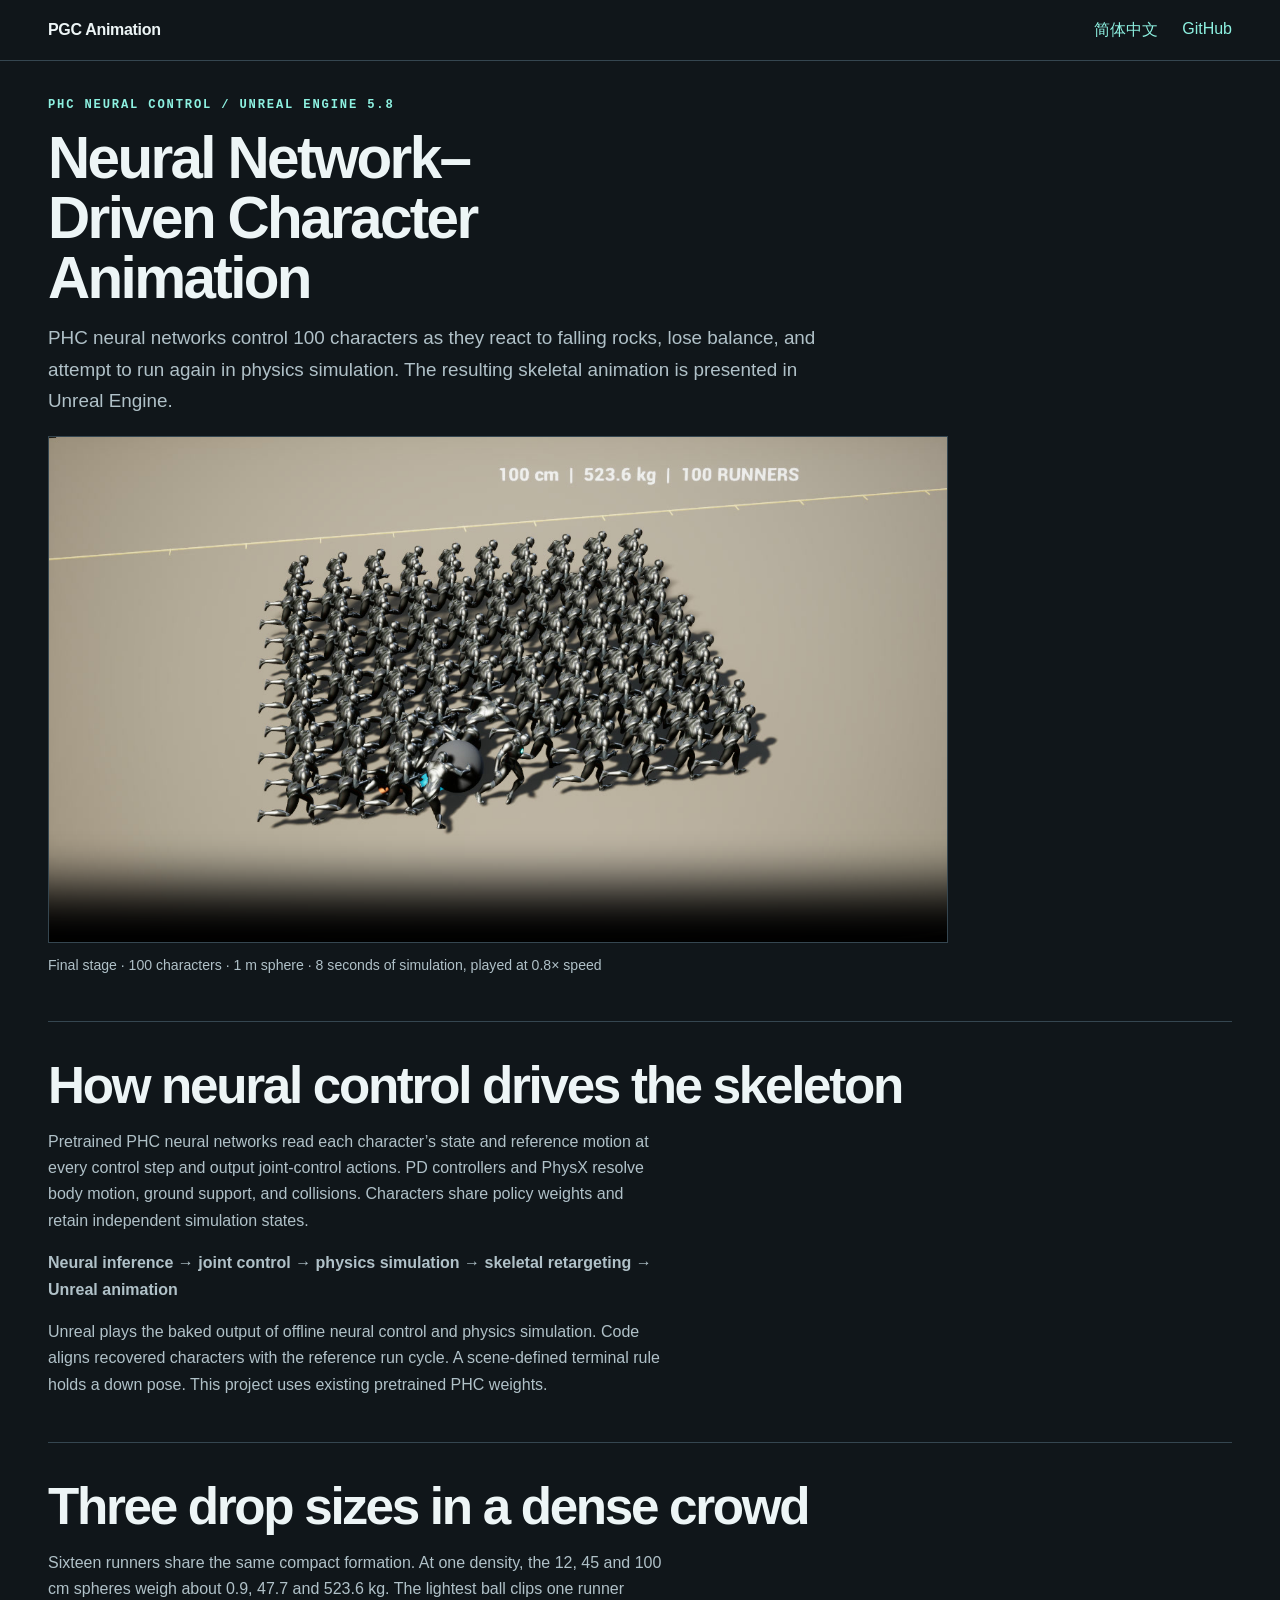
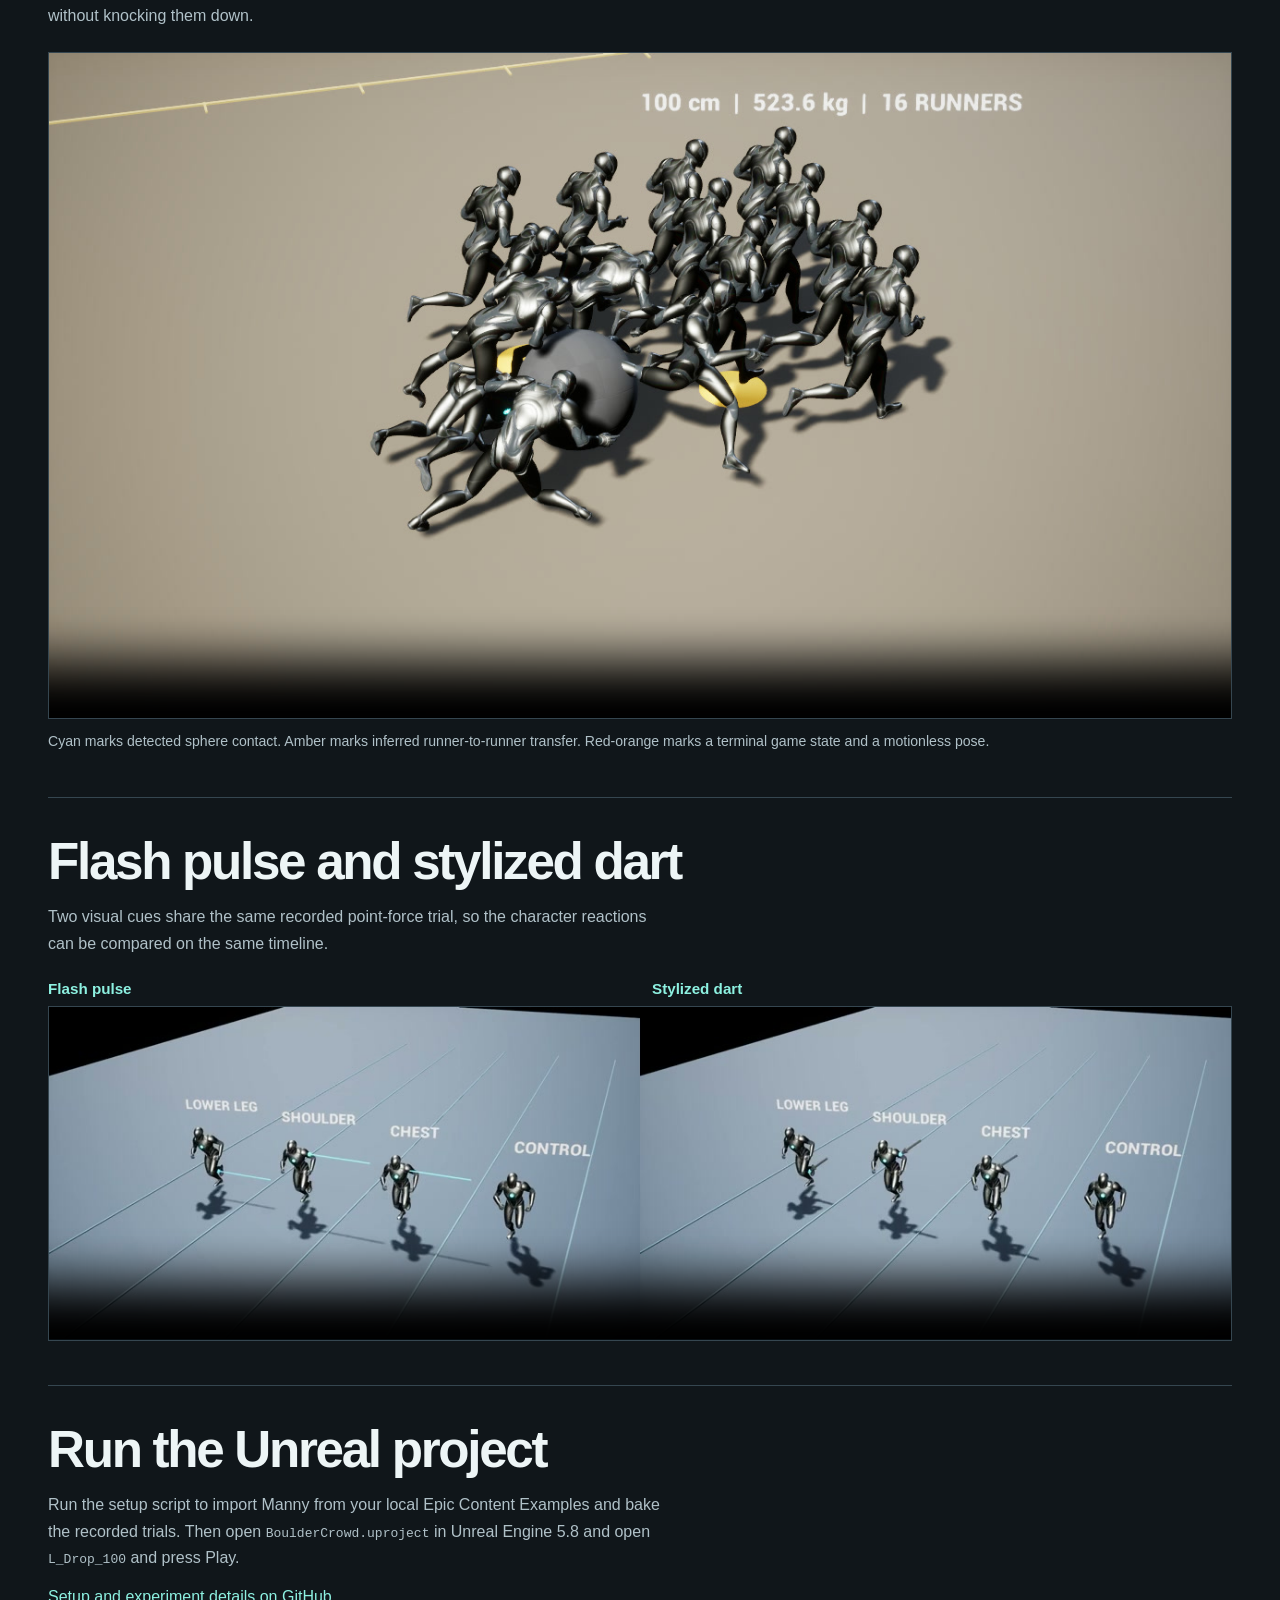
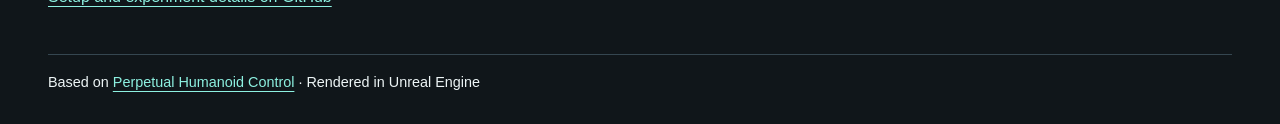
<file: docs/index.html>
<!doctype html>
<html lang="en">
<head>
  <meta charset="utf-8">
  <meta name="viewport" content="width=device-width, initial-scale=1">
  <meta name="description" content="PHC neural networks control 100 characters as they react to falling rocks, lose balance, and attempt to run again in physics simulation. The resulting skeletal animation is presented in Unreal Engine.">
  <link rel="alternate" hreflang="zh-CN" href="zh/">
  <link rel="icon" href="media/scale.jpg">
  <link rel="stylesheet" href="style.css">
  <title>Neural Network–Driven Character Animation</title>
</head>
<body>
  <header><div class="shell header-row">
    <a class="brand" href="./">PGC Animation</a>
    <nav aria-label="Site"><a lang="zh-CN" href="zh/">简体中文</a><a href="https://github.com/XiuyuYang/physics-guided-character-animation">GitHub</a></nav>
  </div></header>
  <main>
    <section class="hero shell" aria-labelledby="title">
      <p class="eyebrow">PHC Neural Control / Unreal Engine 5.8</p>
      <h1 id="title">Neural Network–Driven Character Animation</h1>
      <p class="lede">PHC neural networks control 100 characters as they react to falling rocks, lose balance, and attempt to run again in physics simulation. The resulting skeletal animation is presented in Unreal Engine.</p>
      <figure id="scale">
        <video controls playsinline preload="metadata" width="1280" height="720" src="media/scale.mp4" poster="media/scale.jpg" aria-label="Final stage · 100 characters · 1 m sphere · 8 seconds of simulation, played at 0.8× speed"></video>
        <figcaption>Final stage · 100 characters · 1 m sphere · 8 seconds of simulation, played at 0.8× speed</figcaption>
      </figure>
    </section>
    <section class="shell detail" aria-labelledby="neural">
      <h2 id="neural">How neural control drives the skeleton</h2>
      <p>Pretrained PHC neural networks read each character’s state and reference motion at every control step and output joint-control actions. PD controllers and PhysX resolve body motion, ground support, and collisions. Characters share policy weights and retain independent simulation states.</p>
      <p><strong>Neural inference → joint control → physics simulation → skeletal retargeting → Unreal animation</strong></p>
      <p>Unreal plays the baked output of offline neural control and physics simulation. Code aligns recovered characters with the reference run cycle. A scene-defined terminal rule holds a down pose. This project uses existing pretrained PHC weights.</p>
    </section>
    <section class="shell detail" aria-labelledby="drops">
      <h2 id="drops">Three drop sizes in a dense crowd</h2>
      <p>Sixteen runners share the same compact formation. At one density, the 12, 45 and 100 cm spheres weigh about 0.9, 47.7 and 523.6 kg. The lightest ball clips one runner without knocking them down.</p>
      <figure>
        <video controls playsinline preload="none" width="1280" height="720" src="media/drops.mp4" poster="media/drops.jpg" aria-label="Three sizes of falling spheres in Unreal Engine"></video>
        <figcaption>Cyan marks detected sphere contact. Amber marks inferred runner-to-runner transfer. Red-orange marks a terminal game state and a motionless pose.</figcaption>
      </figure>

    </section>
    <section class="shell detail" aria-labelledby="projectiles">
      <h2 id="projectiles">Flash pulse and stylized dart</h2>
      <p>Two visual cues share the same recorded point-force trial, so the character reactions can be compared on the same timeline.</p>
      <figure>
        <div class="video-labels"><span>Flash pulse</span><span>Stylized dart</span></div>
        <video controls playsinline preload="none" width="1280" height="360" src="media/projectiles.mp4" poster="media/projectiles.jpg" aria-label="Flash pulse and stylized dart visual comparison"></video>
      </figure>
    </section>
    <section class="shell detail" aria-labelledby="run">
      <h2 id="run">Run the Unreal project</h2>
      <p>Run the setup script to import Manny from your local Epic Content Examples and bake the recorded trials. Then open <code>BoulderCrowd.uproject</code> in Unreal Engine 5.8 and open <code>L_Drop_100</code> and press Play.</p>
      <a href="https://github.com/XiuyuYang/physics-guided-character-animation#run-in-unreal">Setup and experiment details on GitHub</a>
    </section>
  </main>
  <footer class="shell">Based on <a href="https://github.com/ZhengyiLuo/PHC">Perpetual Humanoid Control</a> · Rendered in Unreal Engine</footer>
</body>
</html>
</file>
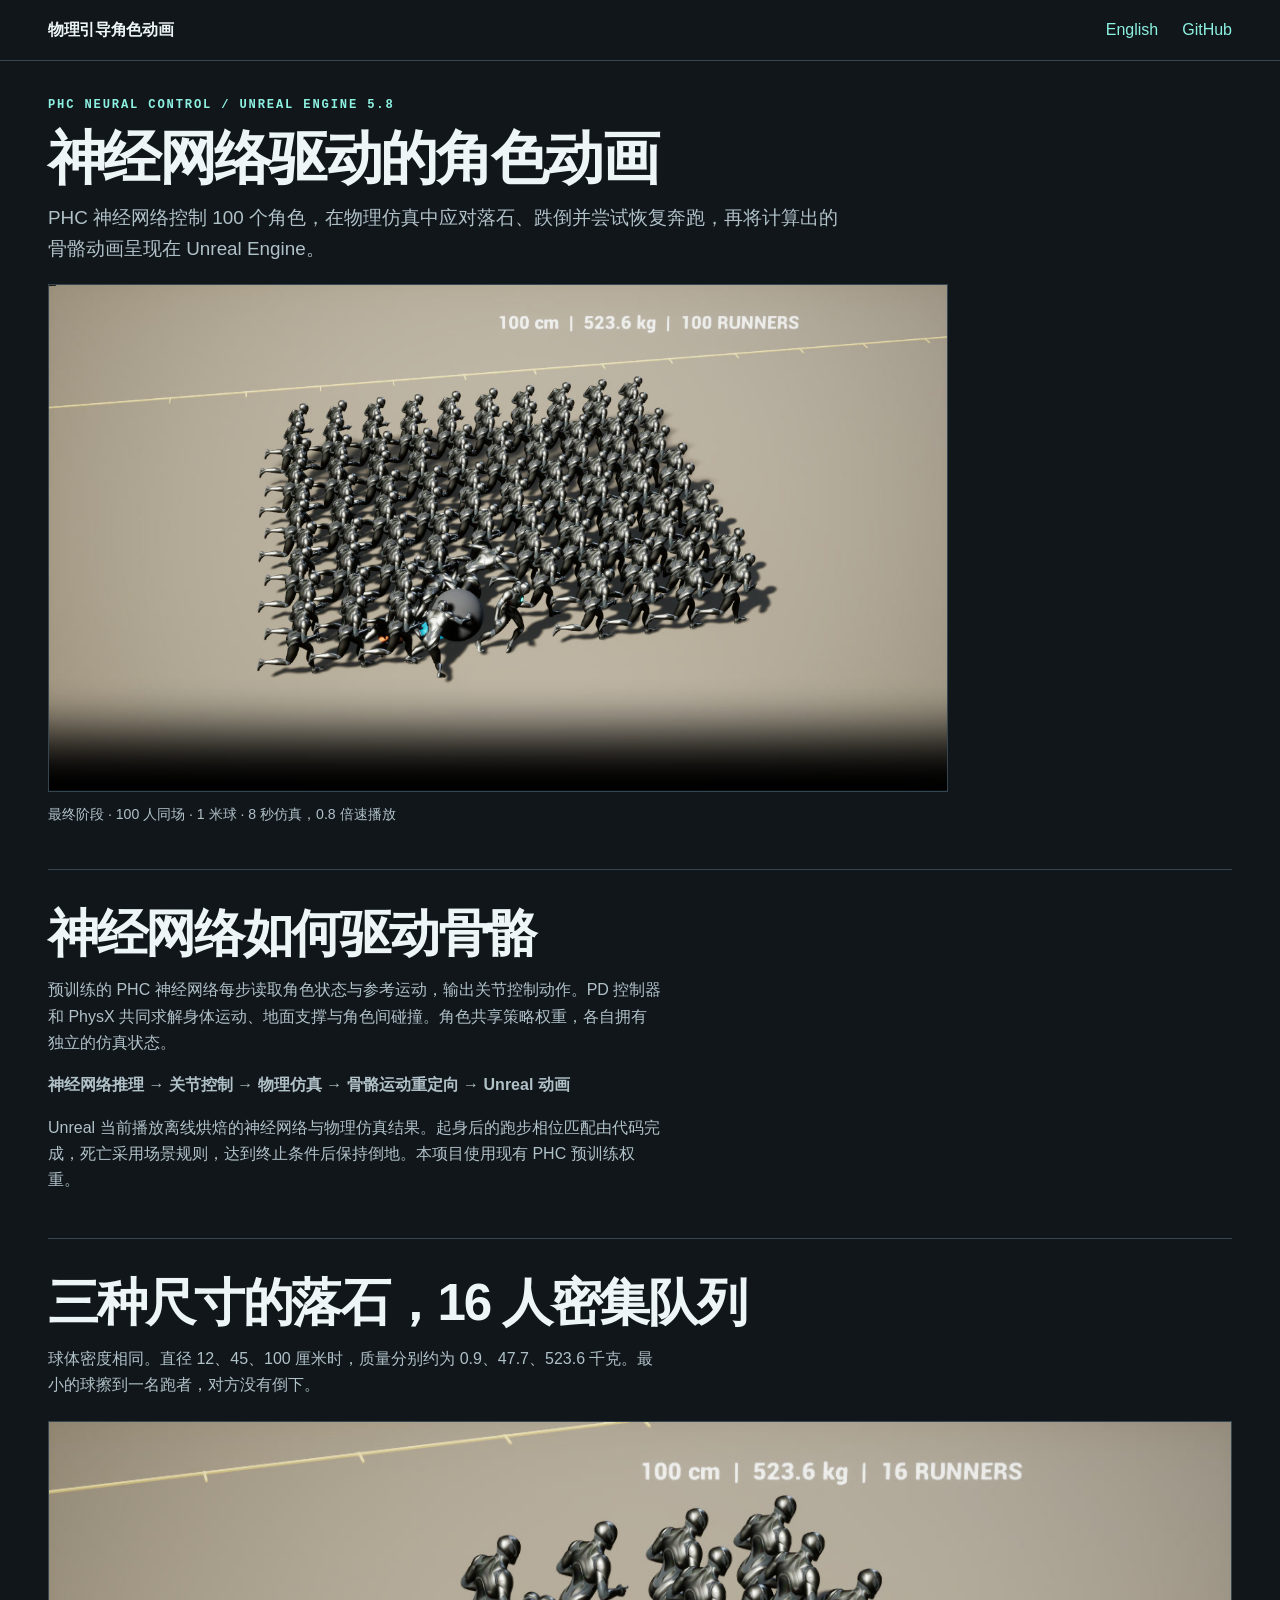
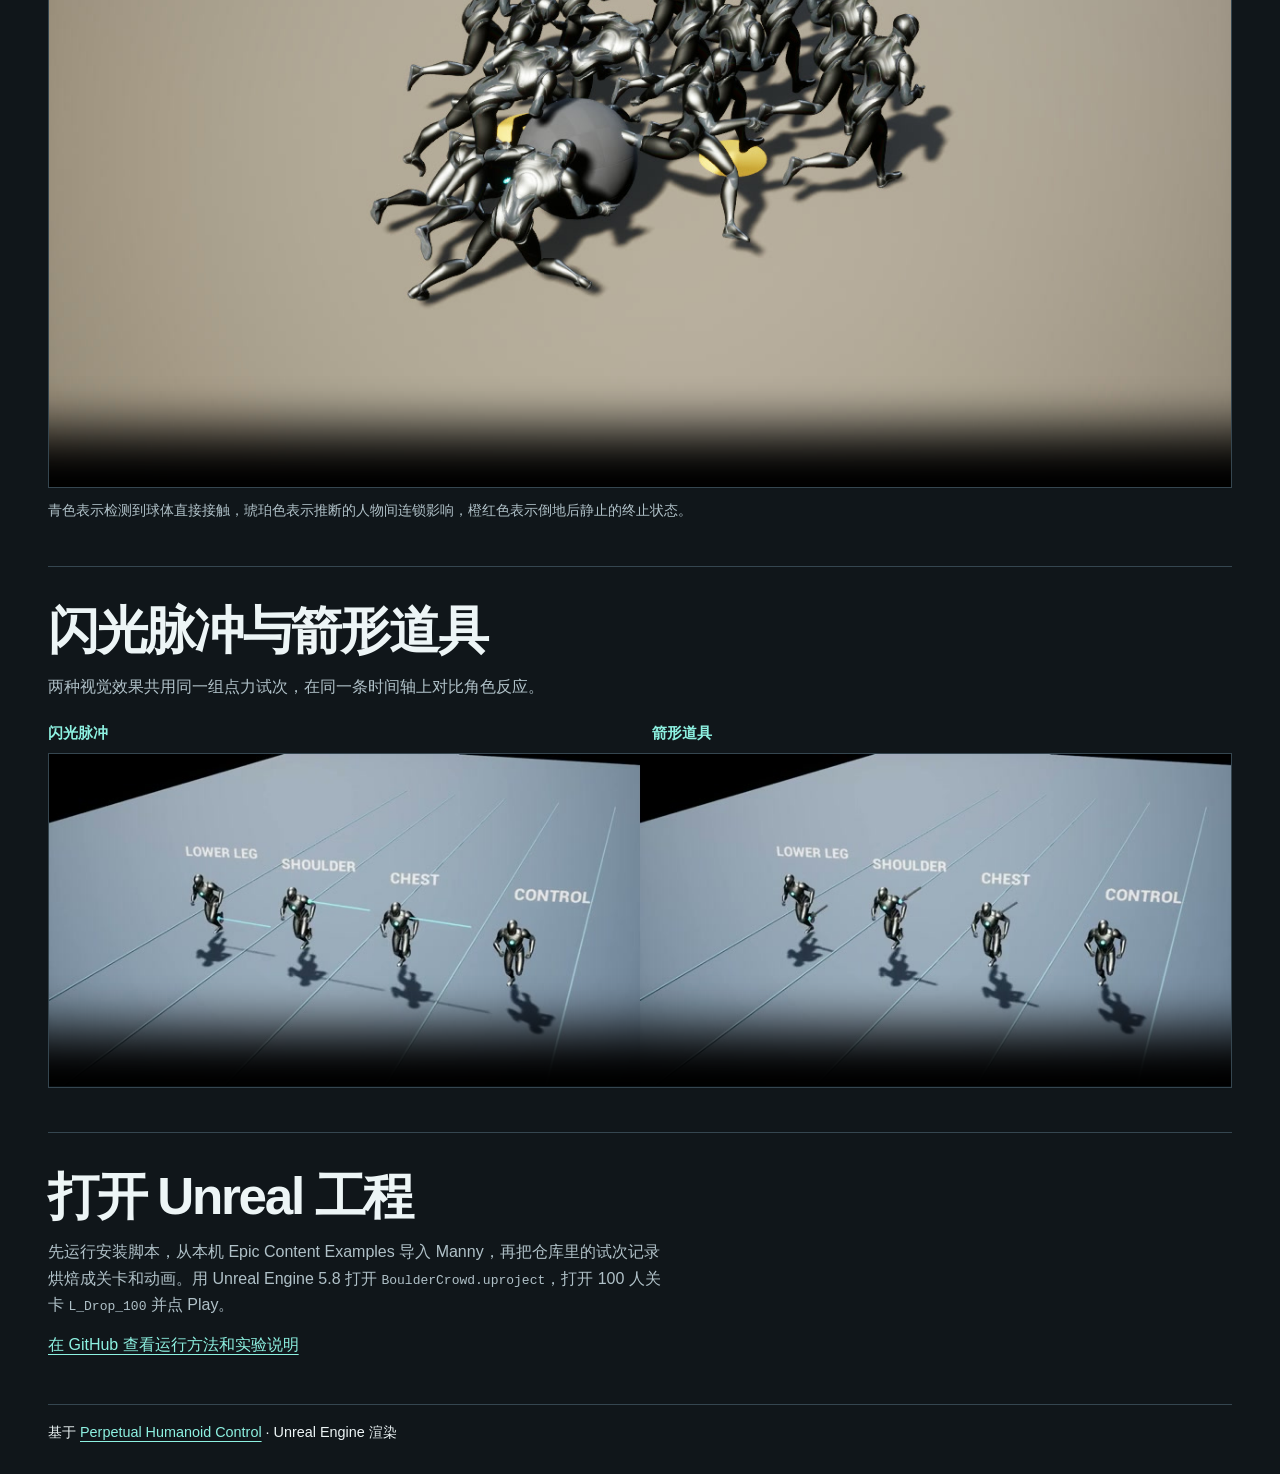
<file: docs/zh/index.html>
<!doctype html>
<html lang="zh-CN">
<head>
  <meta charset="utf-8">
  <meta name="viewport" content="width=device-width, initial-scale=1">
  <meta name="description" content="PHC 神经网络控制 100 个角色，在物理仿真中应对落石、跌倒并尝试恢复奔跑，再将计算出的骨骼动画呈现在 Unreal Engine。">
  <link rel="alternate" hreflang="en" href="../">
  <link rel="icon" href="../media/scale.jpg">
  <link rel="stylesheet" href="../style.css">
  <title>神经网络驱动的角色动画</title>
</head>
<body>
  <header><div class="shell header-row">
    <a class="brand" href="./">物理引导角色动画</a>
    <nav aria-label="网站导航"><a lang="en" href="../">English</a><a href="https://github.com/XiuyuYang/physics-guided-character-animation">GitHub</a></nav>
  </div></header>
  <main>
    <section class="hero shell" aria-labelledby="title">
      <p class="eyebrow">PHC Neural Control / Unreal Engine 5.8</p>
      <h1 id="title">神经网络驱动的角色动画</h1>
      <p class="lede">PHC 神经网络控制 100 个角色，在物理仿真中应对落石、跌倒并尝试恢复奔跑，再将计算出的骨骼动画呈现在 Unreal Engine。</p>
      <figure id="scale">
        <video controls playsinline preload="metadata" width="1280" height="720" src="../media/scale.mp4" poster="../media/scale.jpg" aria-label="最终阶段 · 100 人同场 · 1 米球 · 8 秒仿真，0.8 倍速播放"></video>
        <figcaption>最终阶段 · 100 人同场 · 1 米球 · 8 秒仿真，0.8 倍速播放</figcaption>
      </figure>
    </section>
    <section class="shell detail" aria-labelledby="neural">
      <h2 id="neural">神经网络如何驱动骨骼</h2>
      <p>预训练的 PHC 神经网络每步读取角色状态与参考运动，输出关节控制动作。PD 控制器和 PhysX 共同求解身体运动、地面支撑与角色间碰撞。角色共享策略权重，各自拥有独立的仿真状态。</p>
      <p><strong>神经网络推理 → 关节控制 → 物理仿真 → 骨骼运动重定向 → Unreal 动画</strong></p>
      <p>Unreal 当前播放离线烘焙的神经网络与物理仿真结果。起身后的跑步相位匹配由代码完成，死亡采用场景规则，达到终止条件后保持倒地。本项目使用现有 PHC 预训练权重。</p>
    </section>
    <section class="shell detail" aria-labelledby="drops">
      <h2 id="drops">三种尺寸的落石，16 人密集队列</h2>
      <p>球体密度相同。直径 12、45、100 厘米时，质量分别约为 0.9、47.7、523.6 千克。最小的球擦到一名跑者，对方没有倒下。</p>
      <figure>
        <video controls playsinline preload="none" width="1280" height="720" src="../media/drops.mp4" poster="../media/drops.jpg" aria-label="Unreal Engine 中三种球体尺寸的落石实拍"></video>
        <figcaption>青色表示检测到球体直接接触，琥珀色表示推断的人物间连锁影响，橙红色表示倒地后静止的终止状态。</figcaption>
      </figure>

    </section>
    <section class="shell detail" aria-labelledby="projectiles">
      <h2 id="projectiles">闪光脉冲与箭形道具</h2>
      <p>两种视觉效果共用同一组点力试次，在同一条时间轴上对比角色反应。</p>
      <figure>
        <div class="video-labels"><span>闪光脉冲</span><span>箭形道具</span></div>
        <video controls playsinline preload="none" width="1280" height="360" src="../media/projectiles.mp4" poster="../media/projectiles.jpg" aria-label="闪光脉冲和箭形道具的视觉对照"></video>
      </figure>
    </section>
    <section class="shell detail" aria-labelledby="run">
      <h2 id="run">打开 Unreal 工程</h2>
      <p>先运行安装脚本，从本机 Epic Content Examples 导入 Manny，再把仓库里的试次记录烘焙成关卡和动画。用 Unreal Engine 5.8 打开 <code>BoulderCrowd.uproject</code>，打开 100 人关卡 <code>L_Drop_100</code> 并点 Play。</p>
      <a href="https://github.com/XiuyuYang/physics-guided-character-animation/blob/main/README.zh-CN.md">在 GitHub 查看运行方法和实验说明</a>
    </section>
  </main>
  <footer class="shell">基于 <a href="https://github.com/ZhengyiLuo/PHC">Perpetual Humanoid Control</a> · Unreal Engine 渲染</footer>
</body>
</html>
</file>
<file: docs/style.css>
:root {
  color-scheme: dark;
  --bg: #10161a;
  --fg: #edf5f6;
  --muted: #b0c1c8;
  --line: #354650;
  --accent: #8df1e1;
  font-family: Inter, "Segoe UI", "Microsoft YaHei", sans-serif;
}
* { box-sizing: border-box; }
body { margin: 0; background: var(--bg); color: var(--fg); }
a { color: var(--accent); text-underline-offset: .25em; }
a:focus-visible, video:focus-visible { outline: 2px solid var(--accent); outline-offset: 5px; }
.shell { width: min(1184px, calc(100% - 64px)); margin-inline: auto; }
header { border-bottom: 1px solid var(--line); }
.header-row { min-height: 60px; display: flex; align-items: center; justify-content: space-between; gap: 20px; }
.brand { color: var(--fg); font-weight: 720; letter-spacing: -.02em; }
nav { display: flex; gap: 24px; }
nav a, .brand { text-decoration: none; }
nav a:hover, .brand:hover { text-decoration: underline; }
.hero { padding: clamp(36px, 5vw, 72px) 0 0; }
.eyebrow { margin: 0 0 14px; color: var(--accent); font: 600 .76rem/1.4 "IBM Plex Mono", Consolas, monospace; letter-spacing: .15em; text-transform: uppercase; }
h1, h2 { margin: 0; line-height: 1.03; letter-spacing: -.045em; }
h1 { font-size: clamp(2.6rem, 7vw, 6.4rem); max-width: 16ch; text-wrap: balance; }
[lang="zh-CN"] h1 { max-width: 14em; font-size: clamp(2.3rem, 6vw, 5.25rem); }
.lede { max-width: 64ch; margin: 20px 0 27px; color: var(--muted); line-height: 1.65; font-size: clamp(1rem, 1.6vw, 1.18rem); }
video { display: block; width: 100%; height: auto; background: #070e12; border: 1px solid var(--line); }
figure { margin: 0; min-width: 0; }
figcaption { margin-top: 12px; font-size: .88rem; color: var(--muted); line-height: 1.55; }
.lanes { margin: 26px 0 0; display: grid; grid-template-columns: repeat(4, 1fr); border-top: 1px solid var(--line); }
.lanes div { padding: 14px 12px 14px 0; }
.lanes dt { color: var(--accent); font-weight: 650; font-size: .9rem; }
.lanes dd { margin: 5px 0 0; color: var(--muted); font-size: .88rem; line-height: 1.5; }
.detail { border-top: 1px solid var(--line); margin-top: 44px; padding-top: 38px; }
.detail h2 { font-size: clamp(1.8rem, 4vw, 3.25rem); margin-bottom: 12px; }
.detail p { max-width: 69ch; color: var(--muted); line-height: 1.65; }
.detail figure { margin-top: 23px; }
.video-labels { display: grid; grid-template-columns: 1fr 1fr; color: var(--accent); font-weight: 650; font-size: .95rem; margin-bottom: 9px; }
.video-labels span:nth-child(2) { padding-left: 12px; }
footer { border-top: 1px solid var(--line); margin-top: 48px; padding: 16px 0 30px; font-size: .9rem; line-height: 1.6; }
@media (max-width: 650px) {
  .shell { width: calc(100% - 32px); }
  .header-row { min-height: 54px; }
  nav { gap: 15px; }
  .lanes { grid-template-columns: 1fr 1fr; }
  .detail { margin-top: 30px; padding-top: 28px; }
}
@media (min-width: 1000px) {
  .hero { padding-top: 36px; }
  .hero h1 { font-size: clamp(3.65rem, 4.5vw, 4.5rem); }
  .hero .lede { max-width: 76ch; margin: 14px 0 20px; }
  .hero figure { max-width: 900px; }
}
@media (prefers-reduced-motion: no-preference) {
  .hero h1 { animation: enter .3s ease-out both; }
  @keyframes enter { from { transform: translateY(8px); } to { transform: translateY(0); } }
}
</file>
